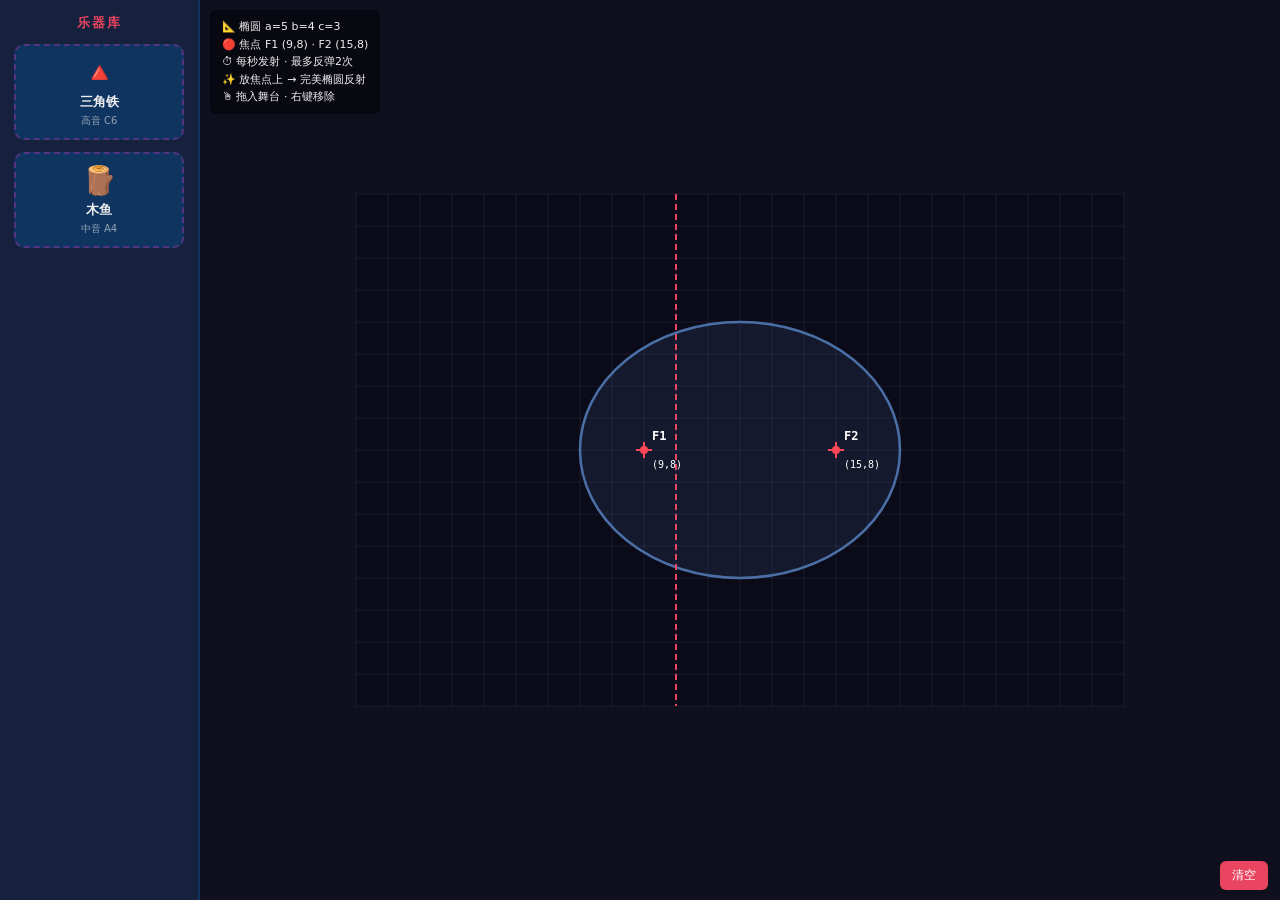
<file: demo.html>
<!DOCTYPE html>
<html lang="zh-CN">
<head>
<meta charset="UTF-8">
<title>物理音游 Demo v2</title>
<style>
  * { box-sizing: border-box; margin: 0; padding: 0; }
  html, body { width: 100%; height: 100%; overflow: hidden; font-family: system-ui, sans-serif; background: #1a1a2e; color: #eee; }
  #app { display: flex; width: 100vw; height: 100vh; }
  #sidebar {
    width: 200px; min-width: 200px; background: #16213e;
    border-right: 2px solid #0f3460; padding: 14px; display: flex; flex-direction: column; gap: 12px;
  }
  #sidebar h3 { font-size: 13px; color: #e94560; letter-spacing: 2px; text-align: center; }
  .instrument {
    background: #0f3460; border: 2px dashed #533483; border-radius: 10px;
    padding: 10px; text-align: center; cursor: grab; user-select: none;
    transition: transform .1s, border-color .1s;
  }
  .instrument:hover { border-color: #e94560; transform: translateY(-2px); }
  .instrument:active { cursor: grabbing; }
  .instrument .icon { font-size: 28px; display: block; margin-bottom: 4px; }
  .instrument .name { font-size: 13px; font-weight: bold; }
  .instrument .info { font-size: 10px; opacity: .6; margin-top: 3px; }
  #stage-wrap { flex: 1; position: relative; background: #0f0f1e; overflow: hidden; }
  canvas { display: block; }
  #controls {
    position: absolute; bottom: 10px; right: 12px; display: flex; gap: 8px;
  }
  #controls button {
    background: #e94560; border: none; color: white; padding: 6px 12px;
    border-radius: 6px; cursor: pointer; font-size: 12px;
  }
  #controls button:hover { background: #ff6b81; }
  #legend {
    position: absolute; top: 10px; left: 10px; font-size: 11px;
    background: rgba(0,0,0,.45); padding: 8px 12px; border-radius: 6px; line-height: 1.6;
  }
</style>
</head>
<body>
<div id="app">
  <div id="sidebar">
    <h3>乐器库</h3>
    <div class="instrument" draggable="true" data-type="triangle" data-freq="1320">
      <span class="icon">🔺</span>
      <div class="name">三角铁</div>
      <div class="info">高音 C6</div>
    </div>
    <div class="instrument" draggable="true" data-type="woodfish" data-freq="440">
      <span class="icon">🪵</span>
      <div class="name">木鱼</div>
      <div class="info">中音 A4</div>
    </div>
  </div>
  <div id="stage-wrap">
    <canvas id="stage"></canvas>
    <div id="legend">
      📐 椭圆 a=5 b=4 c=3<br>
      🔴 焦点 F1 (9,8) · F2 (15,8)<br>
      ⏱ 每秒发射 · 最多反弹2次<br>
      ✨ 放焦点上 → 完美椭圆反射<br>
      🖱 拖入舞台 · 右键移除
    </div>
    <div id="controls">
      <button id="clearBtn">清空</button>
    </div>
  </div>
</div>

<script>
// ========== 常量 ==========
const GRID   = 32;   // 每格像素（更大）
const CW     = 24;   // 舞台宽（格）
const CH     = 16;   // 舞台高（格）

// 椭圆参数：a=5, b=4 → c = √(25-16) = 3 ✅ 完美整数
const A = 5;
const B = 4;
const C = 3;
const TWO_A = 2 * A;   // = 10
const FOUR_A = 4 * A;  // = 20

// 舞台中心（整数格点）
const CX = CW / 2;     // 12
const CY = CH / 2;     // 8

// 焦点（整数格点 ✅）
const F1 = { x: CX - C, y: CY };   // (9, 8)
const F2 = { x: CX + C, y: CY };   // (15, 8)

// 舞台边界线：过 F1 右移 1 格
const BOUNDARY_X = F1.x + 1; // 10

// ========== 画布 ==========
const canvas = document.getElementById('stage');
const ctx = canvas.getContext('2d');
function resize() {
  const wrap = document.getElementById('stage-wrap');
  canvas.width = wrap.clientWidth;
  canvas.height = wrap.clientHeight;
}
resize();
window.addEventListener('resize', resize);

// ========== 坐标变换 ==========
function g2px(gx, gy) {
  const offX = (canvas.width  - CW * GRID) / 2;
  const offY = (canvas.height - CH * GRID) / 2;
  return { x: offX + gx * GRID, y: offY + gy * GRID };
}
function px2g(px, py) {
  const offX = (canvas.width  - CW * GRID) / 2;
  const offY = (canvas.height - CH * GRID) / 2;
  return { x: (px - offX) / GRID, y: (py - offY) / GRID };
}

// ========== 椭圆判定 ==========
function insideEllipse(x, y) {
  const dx = (x - CX) / A;
  const dy = (y - CY) / B;
  return dx * dx + dy * dy <= 1;
}
function insideStage(x, y) {
  return insideEllipse(x, y) && x >= BOUNDARY_X - 0.5;
}
// 射线 (ox,oy) + t*(dx,dy) 到椭圆的最近正交点 t
function rayEllipseT(ox, oy, dx, dy) {
  const p = (ox - CX) / A, q = (oy - CY) / B;
  const u = dx / A, v = dy / B;
  const aa = u * u + v * v;
  const bb = 2 * (p * u + q * v);
  const cc = p * p + q * q - 1;
  const disc = bb * bb - 4 * aa * cc;
  if (disc < 0) return null;
  const s = Math.sqrt(disc);
  const t1 = (-bb - s) / (2 * aa);
  const t2 = (-bb + s) / (2 * aa);
  if (t1 > 1e-6) return t1;
  if (t2 > 1e-6) return t2;
  return null;
}

// ========== 频率→颜色 ==========
function freqToColor(freq) {
  const t = Math.min(1, Math.max(0, Math.log2(freq / 200) / 3.32));
  const hue = (1 - t) * 0 + t * 280;
  return `hsl(${hue}, 90%, 60%)`;
}

// ========== 数据 ==========
/** @type {{gx:number,gy:number,type:string,freq:number}[]} */
const instruments = [];
/** @type {{sx:number,sy:number,r:number,freq:number,color:string,dead:boolean}[]} */
const waves = [];

// ========== 拖拽 ==========
let dragInfo = null;
document.querySelectorAll('.instrument').forEach(el => {
  el.addEventListener('dragstart', e => {
    dragInfo = {
      type: el.dataset.type,
      freq: parseFloat(el.dataset.freq),
    };
    e.dataTransfer.effectAllowed = 'copy';
  });
});
const stageWrap = document.getElementById('stage-wrap');
stageWrap.addEventListener('dragover', e => e.preventDefault());
stageWrap.addEventListener('drop', e => {
  e.preventDefault();
  if (!dragInfo) return;
  const rect = canvas.getBoundingClientRect();
  const g = px2g(e.clientX - rect.left, e.clientY - rect.top);
  const gx = Math.round(g.x);
  const gy = Math.round(g.y);
  if (insideStage(gx, gy)) {
    const idx = instruments.findIndex(i => i.gx === gx && i.gy === gy);
    if (idx >= 0) instruments.splice(idx, 1);
    instruments.push({ gx, gy, ...dragInfo });
  }
  dragInfo = null;
});
canvas.addEventListener('contextmenu', e => {
  e.preventDefault();
  const rect = canvas.getBoundingClientRect();
  const g = px2g(e.clientX - rect.left, e.clientY - rect.top);
  const gx = Math.round(g.x), gy = Math.round(g.y);
  const idx = instruments.findIndex(i => i.gx === gx && i.gy === gy);
  if (idx >= 0) instruments.splice(idx, 1);
});
document.getElementById('clearBtn').onclick = () => {
  instruments.length = 0;
  waves.length = 0;
};

// ========== 整秒发射 ==========
let secAccum = 0;
function emitWaves() {
  for (const instr of instruments) {
    waves.push({
      sx: instr.gx, sy: instr.gy,
      r: 0,
      freq: instr.freq,
      color: freqToColor(instr.freq),
      dead: false,
    });
  }
}

// ========== 主循环 ==========
let lastT = performance.now();
function loop(now) {
  const dt = Math.min(0.1, (now - lastT) / 1000);
  lastT = now;
  update(dt);
  render();
  requestAnimationFrame(loop);
}
requestAnimationFrame(loop);

function update(dt) {
  // while 防止后台积压
  secAccum += dt;
  while (secAccum >= 1) {
    secAccum -= 1;
    emitWaves();
  }

  const VEL = 1; // 格/秒
  for (let i = waves.length - 1; i >= 0; i--) {
    const w = waves[i];
    w.r += VEL * dt;
    if (w.r >= FOUR_A) w.dead = true; // 经过2次完整反弹后消亡
    if (w.dead) waves.splice(i, 1);
  }
}

// ========== 渲染 ==========
function render() {
  ctx.clearRect(0, 0, canvas.width, canvas.height);

  // 舞台背景
  const ox = g2px(0, 0);
  ctx.fillStyle = '#0a0a18';
  ctx.fillRect(ox.x, ox.y, CW * GRID, CH * GRID);

  // 网格
  ctx.strokeStyle = 'rgba(100,100,160,0.18)';
  ctx.lineWidth = 1;
  for (let gx = 0; gx <= CW; gx++) {
    const p1 = g2px(gx, 0), p2 = g2px(gx, CH);
    ctx.beginPath(); ctx.moveTo(p1.x, p1.y); ctx.lineTo(p2.x, p2.y); ctx.stroke();
  }
  for (let gy = 0; gy <= CH; gy++) {
    const p1 = g2px(0, gy), p2 = g2px(CW, gy);
    ctx.beginPath(); ctx.moveTo(p1.x, p1.y); ctx.lineTo(p2.x, p2.y); ctx.stroke();
  }

  // 椭圆剧场（半透明填充 + 描边）
  const ec = g2px(CX, CY);
  ctx.beginPath();
  ctx.ellipse(ec.x, ec.y, A * GRID, B * GRID, 0, 0, Math.PI * 2);
  ctx.fillStyle = 'rgba(74, 111, 165, 0.15)';
  ctx.fill();
  ctx.strokeStyle = '#4a6fa5';
  ctx.lineWidth = 2.5;
  ctx.stroke();

  // 舞台边界线
  const bx = g2px(BOUNDARY_X, 0).x;
  ctx.strokeStyle = '#e94560';
  ctx.lineWidth = 2;
  ctx.setLineDash([6, 4]);
  ctx.beginPath();
  ctx.moveTo(bx, g2px(BOUNDARY_X, 0).y);
  ctx.lineTo(bx, g2px(BOUNDARY_X, CH).y);
  ctx.stroke();
  ctx.setLineDash([]);

  // 焦点（红色十字 + 数字标注）
  for (const [fp, label] of [[F1, 'F1'], [F2, 'F2']]) {
    const p = g2px(fp.x, fp.y);
    // 十字准星
    ctx.strokeStyle = '#ff4757';
    ctx.lineWidth = 2;
    ctx.beginPath();
    ctx.moveTo(p.x - 8, p.y); ctx.lineTo(p.x + 8, p.y);
    ctx.moveTo(p.x, p.y - 8); ctx.lineTo(p.x, p.y + 8);
    ctx.stroke();
    // 圆点
    ctx.fillStyle = '#ff4757';
    ctx.beginPath(); ctx.arc(p.x, p.y, 4, 0, Math.PI * 2); ctx.fill();
    // 标注
    ctx.fillStyle = '#fff';
    ctx.font = 'bold 12px monospace';
    ctx.fillText(label, p.x + 8, p.y - 10);
    ctx.font = '10px monospace';
    ctx.fillText(`(${fp.x},${fp.y})`, p.x + 8, p.y + 18);
  }

  // 乐器
  for (const instr of instruments) {
    const p = g2px(instr.gx + 0.5, instr.gy + 0.5);
    // 阴影圆（表示"在整数格点"）
    ctx.beginPath();
    ctx.arc(p.x, p.y, GRID * 0.38, 0, Math.PI * 2);
    ctx.fillStyle = freqToColor(instr.freq);
    ctx.fill();
    ctx.strokeStyle = '#fff';
    ctx.lineWidth = 2;
    ctx.stroke();
    // 图标
    ctx.font = `${GRID * 0.55}px serif`;
    ctx.textAlign = 'center'; ctx.textBaseline = 'middle';
    ctx.fillText(instr.type === 'triangle' ? '🔺' : '🪵', p.x, p.y);
    ctx.textAlign = 'start'; ctx.textBaseline = 'alphabetic';
  }

  // 音波 —— 核心：双圆交替模型
  drawWaves();

  ctx.globalAlpha = 1;
  ctx.lineWidth = 1;
  ctx.textAlign = 'start'; ctx.textBaseline = 'alphabetic';
}

// ========== 音波绘制（椭圆完美反射模型）==========
/**
 * 数学基础：椭圆上任意点 P 满足 |F1P| + |PF2| = 2a = 10
 * 反射性质：从 F1 发出的任意射线撞边界后反射方向必过 F2。
 *
 * 波的旅程：从源点出发，4a=20 格 → 自动完成 2 次反弹后消亡。
 *
 * 关键渲染逻辑：
 *  对每个"从扩张圆心发出的角度"，判断扩张圈当前半径是否已撞到椭圆边界：
 *    - 没撞 → 画扩张圈这一段（在椭圆内）
 *    - 已撞 → 求边界交点 → 反射方向朝向收缩圆心 → 算当前波前在收缩圈上的角度
 *  最后：
 *    - 扩张圈只画"还没撞边界"的角度段（被边界截断的断环）
 *    - 收缩圈只画"已经撞了边界、波前已经汇聚到此处"的角度段
 *
 * 这会自然呈现出：扩张圈不断被边界截断 → 收缩圈从无到有从散到聚 →
 * 在 r=10 时收缩圈恰好收至焦点一点 → 随后进入 Phase 1 反向。
 */
function drawWaves() {
  const SAMPLES = 120;
  for (const w of waves) {
    if (w.dead) continue;

    const r = w.r;
    const phase = Math.floor(r / TWO_A);       // 0, 1
    const within = r - phase * TWO_A;           // 当前段内 0→10

    // 源点 & 对焦点（始终 F1↔F2 交替）
    const srcCenter = { x: w.sx + 0.5, y: w.sy + 0.5 };
    // 对焦点：在 F1 → F2；否则 → F1（包括 F2 和非焦点）
    const partner = (w.sx === F1.x && w.sy === F1.y) ? F2 : F1;
    const partnerCenter = { x: partner.x + 0.5, y: partner.y + 0.5 };

    let expandCenter, contractCenter;
    if (phase === 0) {
      expandCenter = srcCenter;
      contractCenter = partnerCenter;
    } else {
      expandCenter = partnerCenter;
      contractCenter = srcCenter;
    }

    const expandR = within;
    const contractR = TWO_A - within;
    const amp = Math.max(0.05, 1 - r / FOUR_A);

    ctx.strokeStyle = w.color;
    ctx.globalAlpha = amp;
    ctx.lineWidth = 1.5 + amp * 3;

    // ===== 统一模型：采样每个角度 → 画扩张圈椭圆内部分 + 收缩圈椭圆内且被反射命中 =====
    const expandSegments = [];
    const contractHitAngles = [];
    let expandSegStart = -1;

    for (let s = 0; s < SAMPLES; s++) {
      const theta = (s / SAMPLES) * Math.PI * 2;
      const dx = Math.cos(theta), dy = Math.sin(theta);
      // 扩张圈上这个角度、当前半径的点是否在椭圆内？
      const ex = expandCenter.x + dx * expandR;
      const ey = expandCenter.y + dy * expandR;
      const inside = insideEllipse(ex, ey);

      if (inside) {
        // 椭圆内 → 扩张圈保留
        if (expandSegStart < 0) expandSegStart = s;
      } else {
        // 椭圆外 → 扩张圈在此处断开；同时用射线求交点，算反射到达收缩圈的角度
        if (expandSegStart >= 0) {
          expandSegments.push({ start: expandSegStart, end: s });
          expandSegStart = -1;
        }
        // 用 rayEllipseT 精确求从扩张圆心沿此方向到椭圆边界的距离
        const d_hit = rayEllipseT(expandCenter.x, expandCenter.y, dx, dy);
        if (d_hit !== null && d_hit <= expandR + 0.01) {
          const Bx = expandCenter.x + d_hit * dx;
          const By = expandCenter.y + d_hit * dy;
          const remain = expandR - d_hit;
          const txf = contractCenter.x - Bx, tyf = contractCenter.y - By;
          const tlen = Math.hypot(txf, tyf) || 1e-6;
          const go = Math.min(remain, tlen);
          const px = Bx + (txf / tlen) * go;
          const py = By + (tyf / tlen) * go;
          const phi = Math.atan2(py - contractCenter.y, px - contractCenter.x);
          let phiNorm = ((phi % (2 * Math.PI)) + 2 * Math.PI) % (2 * Math.PI);
          contractHitAngles.push(phiNorm);
        }
      }
    }
    if (expandSegStart >= 0) expandSegments.push({ start: expandSegStart, end: SAMPLES });

    // 画扩张圈（椭圆内的弧段）
    const ePx = g2px(expandCenter.x, expandCenter.y);
    const eRPx = expandR * GRID;
    for (const seg of expandSegments) {
      if (seg.end - seg.start < 1) continue;
      const a1 = (seg.start / SAMPLES) * Math.PI * 2;
      const a2 = (seg.end   / SAMPLES) * Math.PI * 2;
      drawArc(ePx.x, ePx.y, eRPx, a1, a2);
    }

    // 画收缩圈（只画反射波已到达 AND 在椭圆内的弧段）
    if (contractR > 0.05 && contractHitAngles.length > 0) {
      contractHitAngles.sort((a, b) => a - b);
      const bins = new Array(SAMPLES).fill(false);
      for (const ang of contractHitAngles) {
        const idx = Math.round(ang / (2 * Math.PI) * SAMPLES) % SAMPLES;
        bins[idx] = true;
        bins[(idx - 1 + SAMPLES) % SAMPLES] = true;
        bins[(idx + 1) % SAMPLES] = true;
      }
      // 额外过滤：收缩圈上这个角度对应的点必须也在椭圆内
      for (let i = 0; i < SAMPLES; i++) {
        if (!bins[i]) continue;
        const ang = (i / SAMPLES) * Math.PI * 2;
        const px = contractCenter.x + Math.cos(ang) * contractR;
        const py = contractCenter.y + Math.sin(ang) * contractR;
        if (!insideEllipse(px, py)) bins[i] = false;
      }
      const cPx = g2px(contractCenter.x, contractCenter.y);
      const cRPx = contractR * GRID;
      let binStart = -1;
      for (let i = 0; i <= SAMPLES; i++) {
        const valid = i < SAMPLES && bins[i];
        if (valid && binStart < 0) binStart = i;
        if (!valid && binStart >= 0) {
          const a1 = (binStart / SAMPLES) * Math.PI * 2;
          const a2 = (i / SAMPLES) * Math.PI * 2;
          drawArc(cPx.x, cPx.y, cRPx, a1, a2);
          binStart = -1;
        }
      }
    }
  }
  ctx.globalAlpha = 1;
  ctx.lineWidth = 1;
}

// 画圆弧段（数学角度 a1→a2，屏幕 Y 翻转）
function drawArc(px, py, rPx, a1, a2) {
  if (a2 - a1 < 1e-4) return;
  ctx.beginPath();
  // a1 < a2（逆时针短弧）→ -a1 > -a2（屏幕角度）
  // 从较大角度到较小角度，逆时针(true)走 = 短弧
  ctx.arc(px, py, rPx, -a1, -a2, true);
  ctx.stroke();
}


</script>
</body>
</html>
</file>
